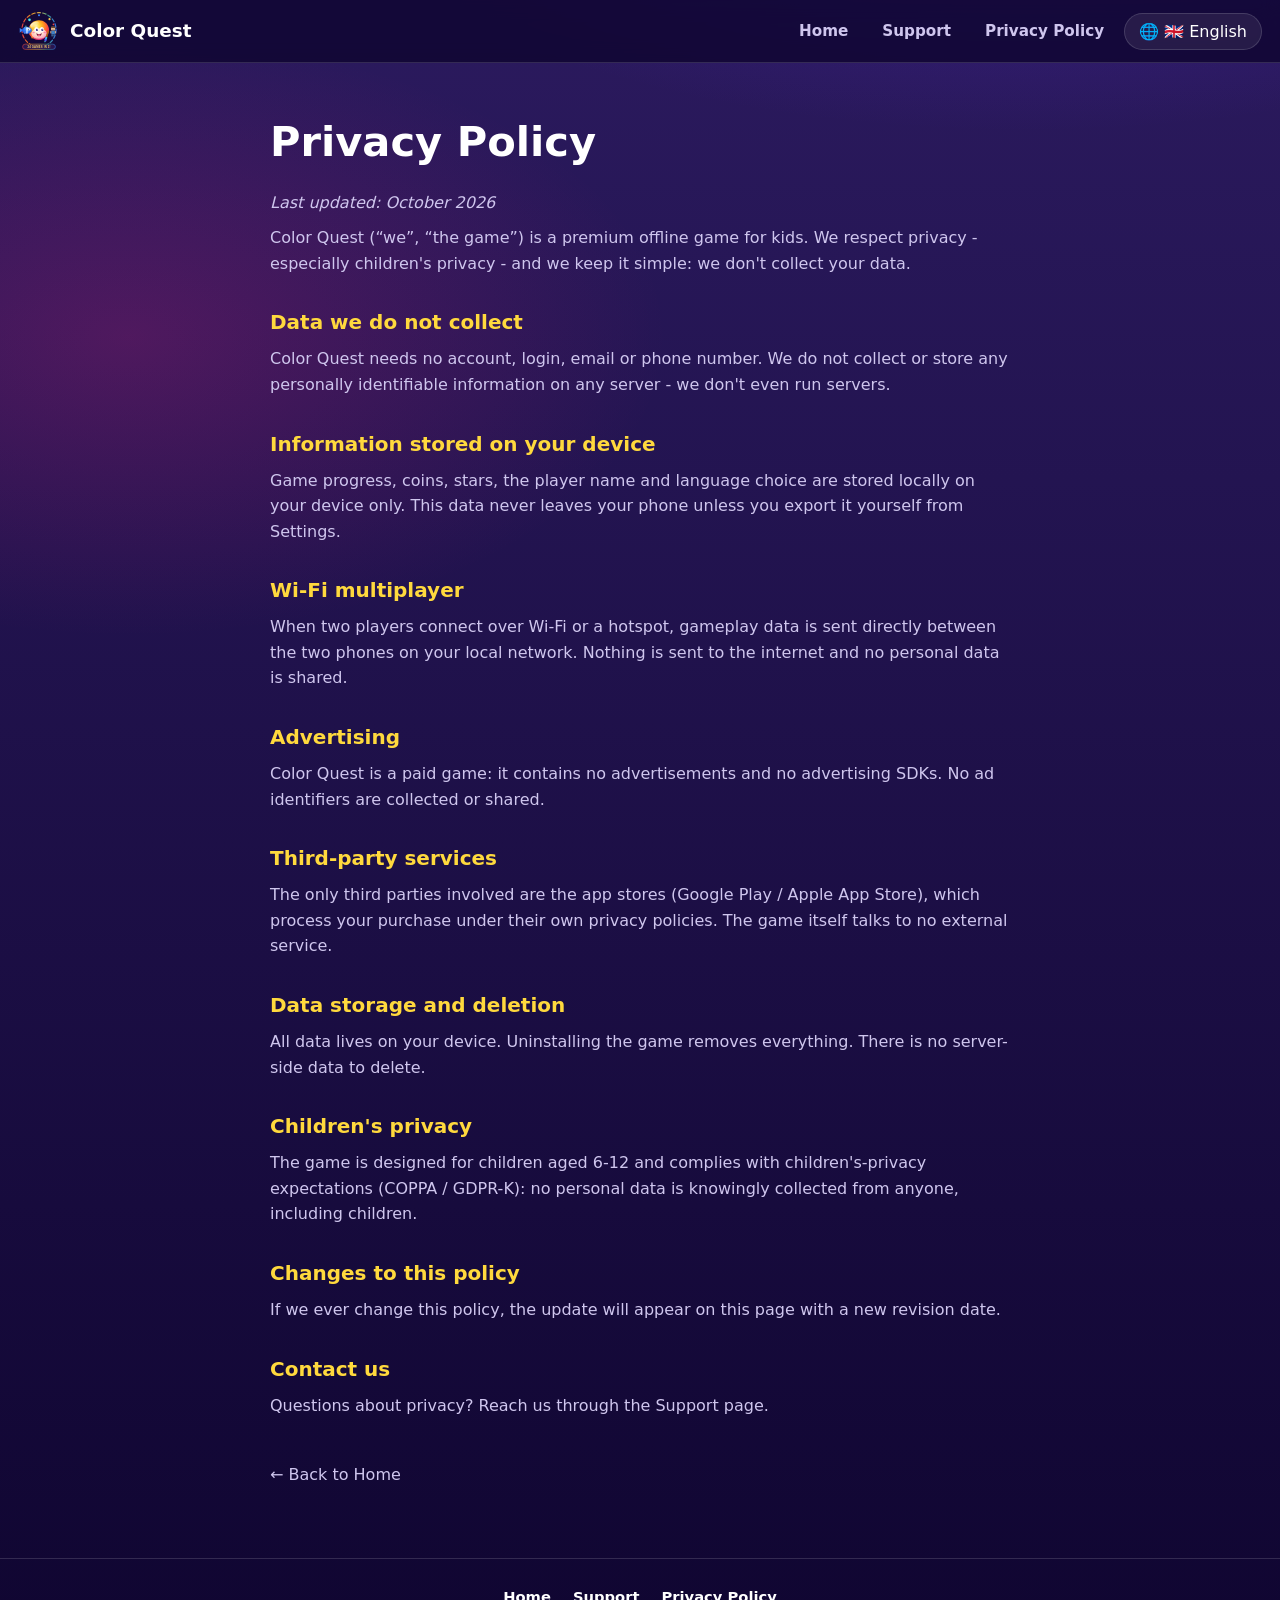
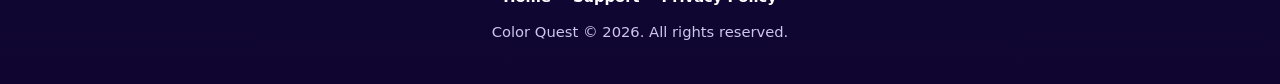
<file: privacy.html>
<!DOCTYPE html>
<html lang="en" dir="ltr">
<head>
<meta charset="utf-8">
<meta name="viewport" content="width=device-width, initial-scale=1">
<title>Privacy Policy - Color Quest</title>
<meta name="description" content="Color Quest privacy policy: no data collection, no ads, no tracking. Fully offline kids' game. COPPA / GDPR-K friendly.">
<meta name="theme-color" content="#2b1a5e">
<link rel="icon" type="image/svg+xml" href="logo.svg">
<link rel="stylesheet" href="style.css">
</head>
<body>

<header>
  <a class="brand" href="index.html">
    <img src="logo.svg" alt="Color Quest logo">
    <b>Color Quest</b>
  </a>
  <nav>
    <a href="index.html" data-i18n="nav_home">Home</a>
    <a href="support.html" data-i18n="nav_support">Support</a>
    <a href="privacy.html" data-i18n="nav_privacy">Privacy Policy</a>
    <span class="lang-wrap">
      <button id="langBtn" type="button" aria-haspopup="listbox">🌐</button>
      <span id="langMenu" role="listbox" aria-label="Language"></span>
    </span>
  </nav>
</header>

<main class="page">
  <h1 data-i18n="priv_title">Privacy Policy</h1>
  <p><em data-i18n="priv_updated"></em></p>
  <p data-i18n="priv_intro"></p>

  <h2 data-i18n="s1t"></h2><p data-i18n="s1d"></p>
  <h2 data-i18n="s2t"></h2><p data-i18n="s2d"></p>
  <h2 data-i18n="s3t"></h2><p data-i18n="s3d"></p>
  <h2 data-i18n="s4t"></h2><p data-i18n="s4d"></p>
  <h2 data-i18n="s5t"></h2><p data-i18n="s5d"></p>
  <h2 data-i18n="s6t"></h2><p data-i18n="s6d"></p>
  <h2 data-i18n="s7t"></h2><p data-i18n="s7d"></p>
  <h2 data-i18n="s8t"></h2><p data-i18n="s8d"></p>
  <h2 data-i18n="s9t"></h2><p data-i18n="s9d"></p>

  <a class="back" href="index.html" data-i18n="back_home">← Back to Home</a>
</main>

<footer>
  <div class="flinks">
    <a href="index.html" data-i18n="nav_home">Home</a>
    <a href="support.html" data-i18n="nav_support">Support</a>
    <a href="privacy.html" data-i18n="nav_privacy">Privacy Policy</a>
  </div>
  <p data-i18n="footer_rights"></p>
</footer>

<script src="i18n.js"></script>
</body>
</html>
</file>
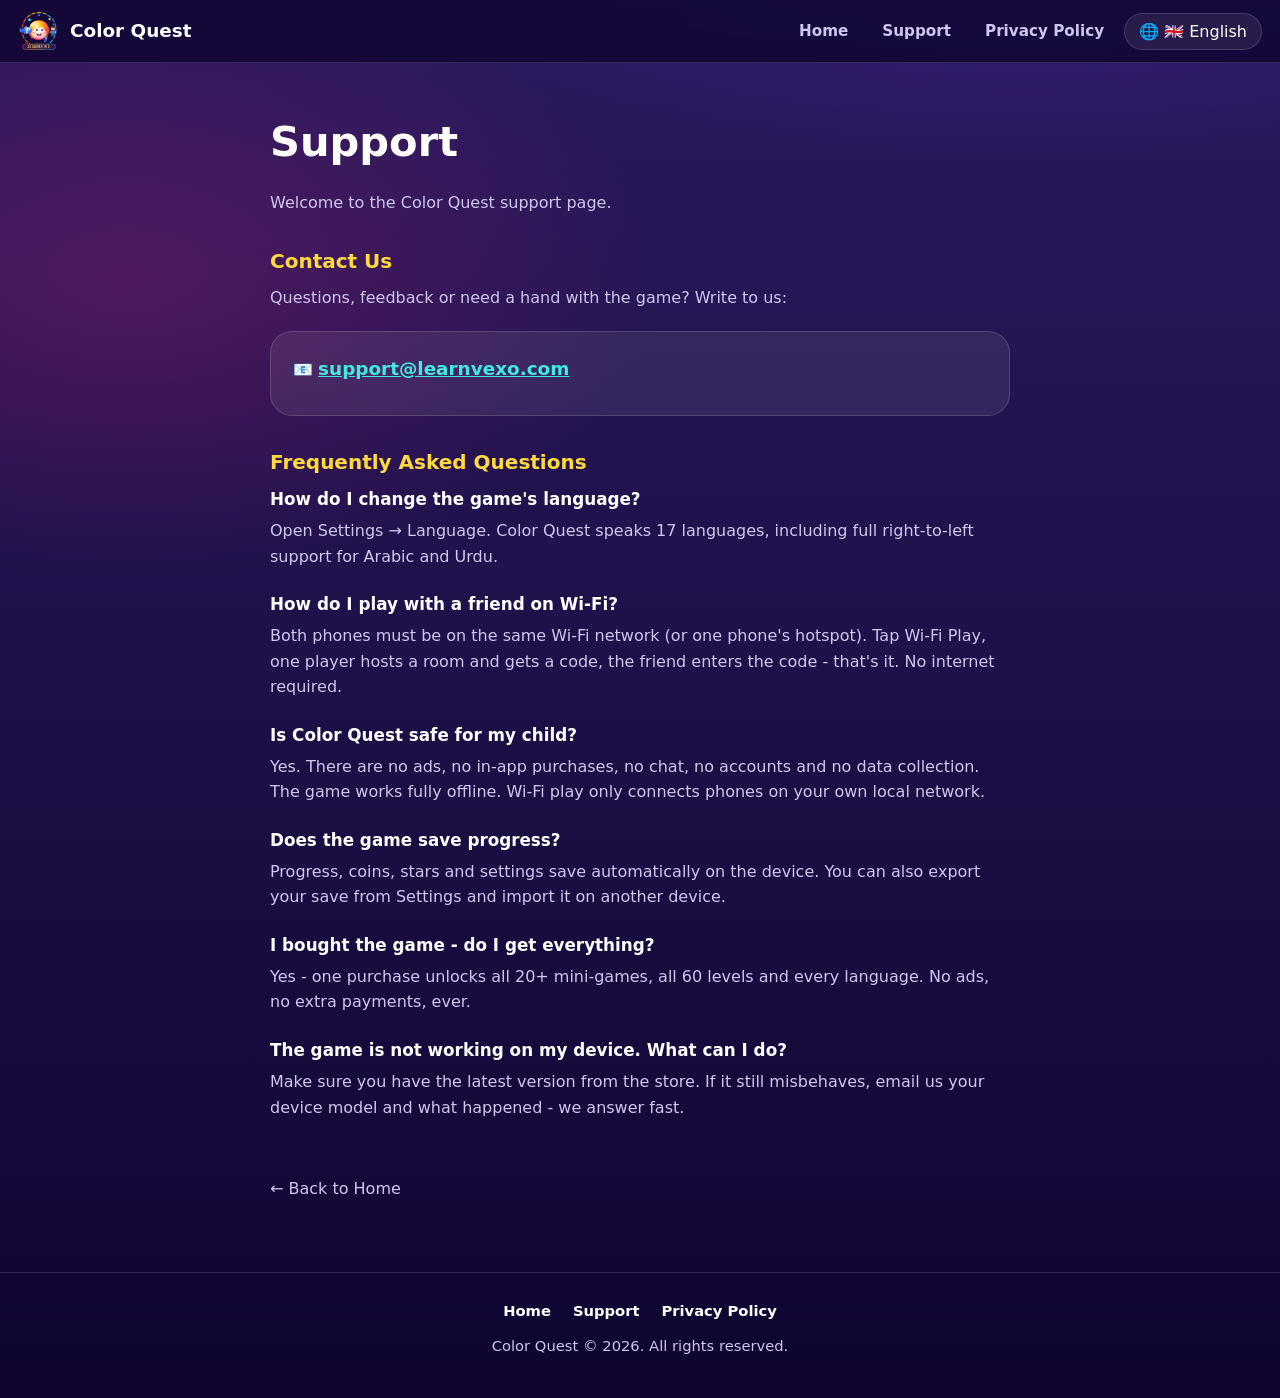
<file: support.html>
<!DOCTYPE html>
<html lang="en" dir="ltr">
<head>
<meta charset="utf-8">
<meta name="viewport" content="width=device-width, initial-scale=1">
<title>Support - Color Quest</title>
<meta name="description" content="Color Quest support: contact us, FAQs about languages, Wi-Fi multiplayer, saves and device help.">
<meta name="theme-color" content="#2b1a5e">
<link rel="icon" type="image/svg+xml" href="logo.svg">
<link rel="stylesheet" href="style.css">
</head>
<body>

<header>
  <a class="brand" href="index.html">
    <img src="logo.svg" alt="Color Quest logo">
    <b>Color Quest</b>
  </a>
  <nav>
    <a href="index.html" data-i18n="nav_home">Home</a>
    <a href="support.html" data-i18n="nav_support">Support</a>
    <a href="privacy.html" data-i18n="nav_privacy">Privacy Policy</a>
    <span class="lang-wrap">
      <button id="langBtn" type="button" aria-haspopup="listbox">🌐</button>
      <span id="langMenu" role="listbox" aria-label="Language"></span>
    </span>
  </nav>
</header>

<main class="page">
  <h1 data-i18n="support_title">Support</h1>
  <p>Welcome to the Color Quest support page.</p>

  <h2 data-i18n="contact_title">Contact Us</h2>
  <p data-i18n="contact_sub"></p>
  <div class="contact-box">
    <p>📧 <a href="mailto:support@learnvexo.com">support@learnvexo.com</a></p>
  </div>

  <h2 data-i18n="faq_title">Frequently Asked Questions</h2>

  <div class="faq-item"><h3 data-i18n="q1"></h3><p data-i18n="a1"></p></div>
  <div class="faq-item"><h3 data-i18n="q2"></h3><p data-i18n="a2"></p></div>
  <div class="faq-item"><h3 data-i18n="q3"></h3><p data-i18n="a3"></p></div>
  <div class="faq-item"><h3 data-i18n="q4"></h3><p data-i18n="a4"></p></div>
  <div class="faq-item"><h3 data-i18n="q5"></h3><p data-i18n="a5"></p></div>
  <div class="faq-item"><h3 data-i18n="q6"></h3><p data-i18n="a6"></p></div>

  <a class="back" href="index.html" data-i18n="back_home">← Back to Home</a>
</main>

<footer>
  <div class="flinks">
    <a href="index.html" data-i18n="nav_home">Home</a>
    <a href="support.html" data-i18n="nav_support">Support</a>
    <a href="privacy.html" data-i18n="nav_privacy">Privacy Policy</a>
  </div>
  <p data-i18n="footer_rights"></p>
</footer>

<script src="i18n.js"></script>
</body>
</html>
</file>
<file: style.css>
/* ============================================================
   Color Quest - site stylesheet
   RTL-safe: all layout uses logical properties / flex / grid.
   ============================================================ */
:root {
  --bg1: #2b1a5e;
  --bg2: #0f0530;
  --card: rgba(255, 255, 255, 0.08);
  --card-border: rgba(255, 255, 255, 0.14);
  --ink: #ffffff;
  --ink-dim: #cfc6ee;
  --accent: #ffd93d;
  --accent2: #ff6d8d;
  --accent3: #43e9e0;
  --accent4: #43aa8b;
  --btn: linear-gradient(135deg, #ff9f1c, #f72585);
  --radius: 22px;
  --font: "Segoe UI", "Noto Sans", "Noto Sans Arabic", "Noto Sans Bengali",
          "Noto Sans Devanagari", "Noto Sans JP", "Noto Sans SC", system-ui,
          sans-serif;
}

* { box-sizing: border-box; margin: 0; padding: 0; }

html { scroll-behavior: smooth; }

body {
  font-family: var(--font);
  color: var(--ink);
  background:
    radial-gradient(1200px 500px at 80% -10%, #5f2eea55, transparent 60%),
    radial-gradient(900px 500px at 10% 20%, #f7258533, transparent 60%),
    linear-gradient(180deg, var(--bg1), var(--bg2));
  min-height: 100vh;
  line-height: 1.6;
}

a { color: var(--accent3); }

/* ---------- header ---------- */
header {
  position: sticky;
  top: 0;
  z-index: 50;
  display: flex;
  align-items: center;
  gap: 12px;
  padding: 10px 18px;
  background: rgba(15, 5, 48, 0.82);
  backdrop-filter: blur(10px);
  border-bottom: 1px solid var(--card-border);
}
.brand { display: flex; align-items: center; gap: 10px; text-decoration: none; }
.brand img { width: 42px; height: 42px; }
.brand b { font-size: 1.15rem; color: var(--ink); }
nav { margin-inline-start: auto; display: flex; align-items: center; gap: 6px; flex-wrap: wrap; }
nav a {
  color: var(--ink-dim);
  text-decoration: none;
  padding: 8px 14px;
  border-radius: 999px;
  font-weight: 600;
  font-size: 0.95rem;
}
nav a:hover { color: var(--ink); background: var(--card); }

/* ---------- language picker ---------- */
.lang-wrap { position: relative; }
#langBtn {
  display: flex; align-items: center; gap: 7px;
  background: var(--card);
  border: 1px solid var(--card-border);
  color: var(--ink);
  border-radius: 999px;
  padding: 8px 14px;
  font-size: 1rem;
  cursor: pointer;
  font-family: inherit;
}
#langBtn:hover { background: rgba(255,255,255,0.16); }
#langMenu {
  position: absolute;
  inset-inline-end: 0;
  top: calc(100% + 8px);
  width: 230px;
  max-height: 60vh;
  overflow-y: auto;
  background: #241455;
  border: 1px solid var(--card-border);
  border-radius: 14px;
  padding: 6px;
  display: none;
  box-shadow: 0 14px 40px rgba(0,0,0,0.5);
}
#langMenu.open { display: block; }
#langMenu button {
  display: flex; align-items: center; gap: 10px;
  width: 100%;
  padding: 10px 12px;
  border: 0;
  background: transparent;
  color: var(--ink);
  border-radius: 9px;
  font-size: 0.95rem;
  cursor: pointer;
  text-align: start;
  font-family: inherit;
}
#langMenu button:hover { background: rgba(255,255,255,0.12); }
#langMenu button.active { background: rgba(67,233,224,0.18); color: var(--accent3); }
#langMenu .flag { font-size: 1.15rem; }

/* ---------- hero ---------- */
.hero {
  max-width: 1080px;
  margin: 0 auto;
  padding: 56px 20px 30px;
  display: grid;
  grid-template-columns: 1.1fr 0.9fr;
  gap: 40px;
  align-items: center;
}
@media (max-width: 780px) {
  .hero { grid-template-columns: 1fr; text-align: center; padding-top: 36px; }
  .hero .cta-row, .hero .pill-row { justify-content: center; }
}
.hero-logo {
  width: min(380px, 78vw);
  filter: drop-shadow(0 24px 40px rgba(0,0,0,0.45));
  animation: float 5s ease-in-out infinite;
}
@keyframes float {
  0%, 100% { transform: translateY(0) rotate(-2deg); }
  50%      { transform: translateY(-16px) rotate(2deg); }
}
.hero h1 {
  font-size: clamp(2.1rem, 5.4vw, 3.4rem);
  line-height: 1.12;
  margin-bottom: 14px;
}
.hero h1 .rainbow {
  background: linear-gradient(90deg,#f94144,#f8961e,#f9c74f,#43aa8b,#3a86ff,#b5179e);
  -webkit-background-clip: text;
  background-clip: text;
  color: transparent;
}
.hero p.sub { color: var(--ink-dim); font-size: 1.12rem; max-width: 46ch; }
@media (max-width: 780px) { .hero p.sub { margin-inline: auto; } }

.pill-row { display: flex; gap: 10px; flex-wrap: wrap; margin: 20px 0; }
.pill {
  display: inline-flex; align-items: center; gap: 7px;
  background: var(--card);
  border: 1px solid var(--card-border);
  border-radius: 999px;
  padding: 7px 15px;
  font-weight: 600;
  font-size: 0.92rem;
  color: var(--ink);
}
.pill.price { background: linear-gradient(135deg,#f8961e33,#f7258533); border-color: #f8961e66; color: var(--accent); }

.cta-row { display: flex; gap: 14px; flex-wrap: wrap; margin-top: 8px; }
.btn {
  display: inline-flex; align-items: center; gap: 10px;
  padding: 14px 26px;
  border-radius: 16px;
  font-weight: 800;
  font-size: 1.02rem;
  text-decoration: none;
  color: #fff;
  border: 0;
  cursor: pointer;
  font-family: inherit;
}
.btn.primary { background: var(--btn); box-shadow: 0 10px 26px rgba(247,37,133,0.4); }
.btn.ghost { background: var(--card); border: 1px solid var(--card-border); }
.btn.primary:hover { transform: translateY(-2px); box-shadow: 0 14px 32px rgba(247,37,133,0.55); }
.btn svg { width: 22px; height: 22px; }

/* ---------- sections ---------- */
section { max-width: 1080px; margin: 0 auto; padding: 44px 20px; }
h2.section-title { font-size: clamp(1.6rem, 3.4vw, 2.3rem); margin-bottom: 8px; }
p.section-sub { color: var(--ink-dim); margin-bottom: 26px; max-width: 60ch; }

.grid { display: grid; grid-template-columns: repeat(3, 1fr); gap: 16px; }
@media (max-width: 860px) { .grid { grid-template-columns: repeat(2, 1fr); } }
@media (max-width: 560px) { .grid { grid-template-columns: 1fr; } }

.card {
  background: var(--card);
  border: 1px solid var(--card-border);
  border-radius: var(--radius);
  padding: 22px;
  transition: transform 0.18s ease, background 0.18s ease;
}
.card:hover { transform: translateY(-4px); background: rgba(255,255,255,0.13); }
.card .emoji { font-size: 2rem; display: block; margin-bottom: 10px; }
.card h3 { font-size: 1.1rem; margin-bottom: 6px; }
.card p { color: var(--ink-dim); font-size: 0.95rem; }

/* game chips */
.chips { display: flex; flex-wrap: wrap; gap: 10px; }
.chip {
  background: var(--card);
  border: 1px solid var(--card-border);
  border-radius: 999px;
  padding: 9px 18px;
  font-weight: 600;
  font-size: 0.95rem;
}

/* parents strip */
.parents {
  background: linear-gradient(135deg, rgba(67,170,139,0.18), rgba(58,134,255,0.14));
  border: 1px solid rgba(67,233,224,0.3);
  border-radius: var(--radius);
  padding: 28px;
}
.parents ul { margin-inline-start: 1.3em; color: var(--ink-dim); }
.parents li { margin: 4px 0; }

/* ---------- faq / text pages ---------- */
.page { max-width: 780px; margin: 0 auto; padding: 46px 20px 70px; }
.page h1 { font-size: clamp(1.8rem, 4vw, 2.6rem); margin-bottom: 14px; }
.page h2 { font-size: 1.25rem; margin: 30px 0 8px; color: var(--accent); }
.page p, .page li { color: var(--ink-dim); margin-bottom: 10px; }
.page ul { margin-inline-start: 1.3em; }
.page a.back { display: inline-block; margin-top: 34px; color: var(--ink-dim); text-decoration: none; }
.page a.back:hover { color: var(--ink); }
.faq-item { margin-bottom: 22px; }
.faq-item h3 { font-size: 1.05rem; margin-bottom: 5px; color: var(--ink); }
.contact-box {
  background: var(--card);
  border: 1px solid var(--card-border);
  border-radius: var(--radius);
  padding: 22px;
  margin: 20px 0 10px;
}
.contact-box a { font-size: 1.15rem; font-weight: 700; }

/* ---------- footer ---------- */
footer {
  border-top: 1px solid var(--card-border);
  padding: 26px 20px 40px;
  text-align: center;
  color: var(--ink-dim);
  font-size: 0.92rem;
}
footer .flinks { display: flex; gap: 22px; justify-content: center; margin-bottom: 12px; flex-wrap: wrap; }
footer .flinks a { color: var(--ink); text-decoration: none; font-weight: 600; }
footer .flinks a:hover { color: var(--accent3); }

/* small screens */
@media (max-width: 560px) {
  nav a { padding: 7px 10px; font-size: 0.88rem; }
  .brand b { font-size: 1rem; }
  .btn { width: 100%; justify-content: center; }
}
</file>
